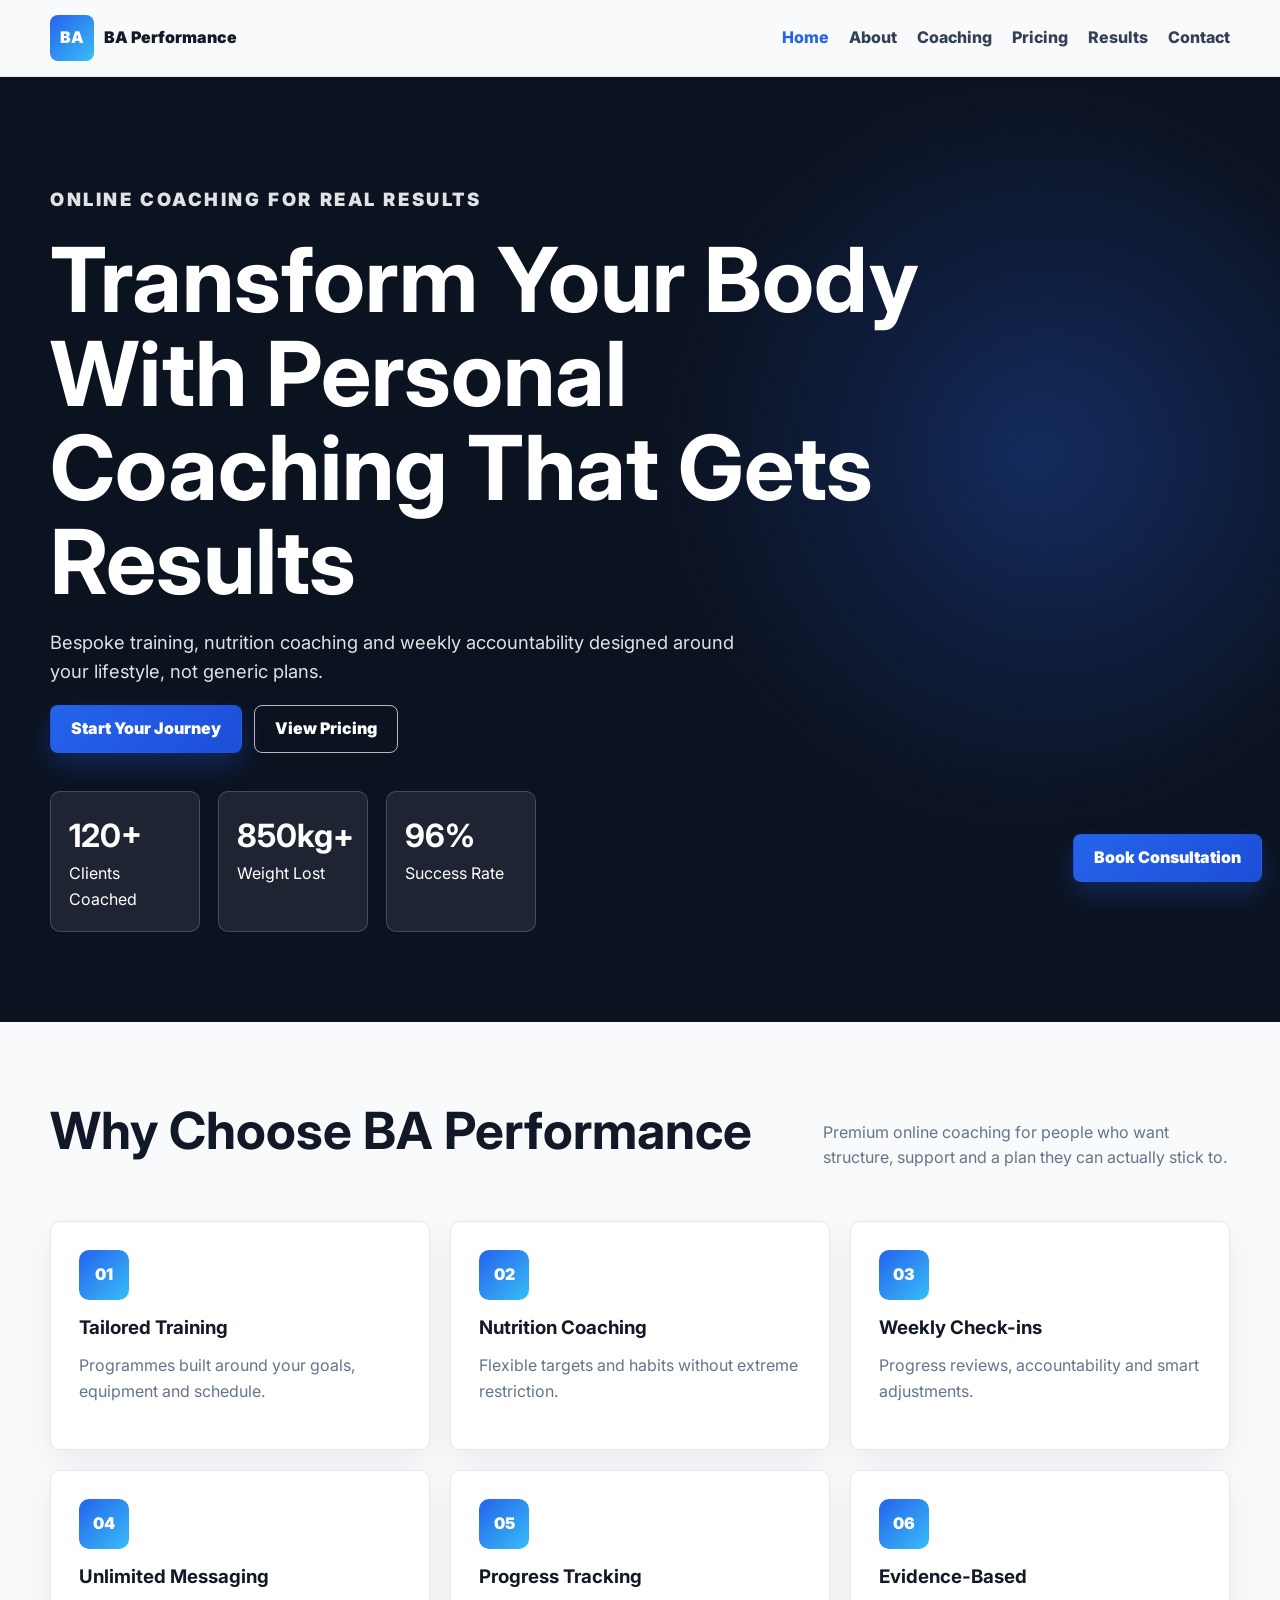
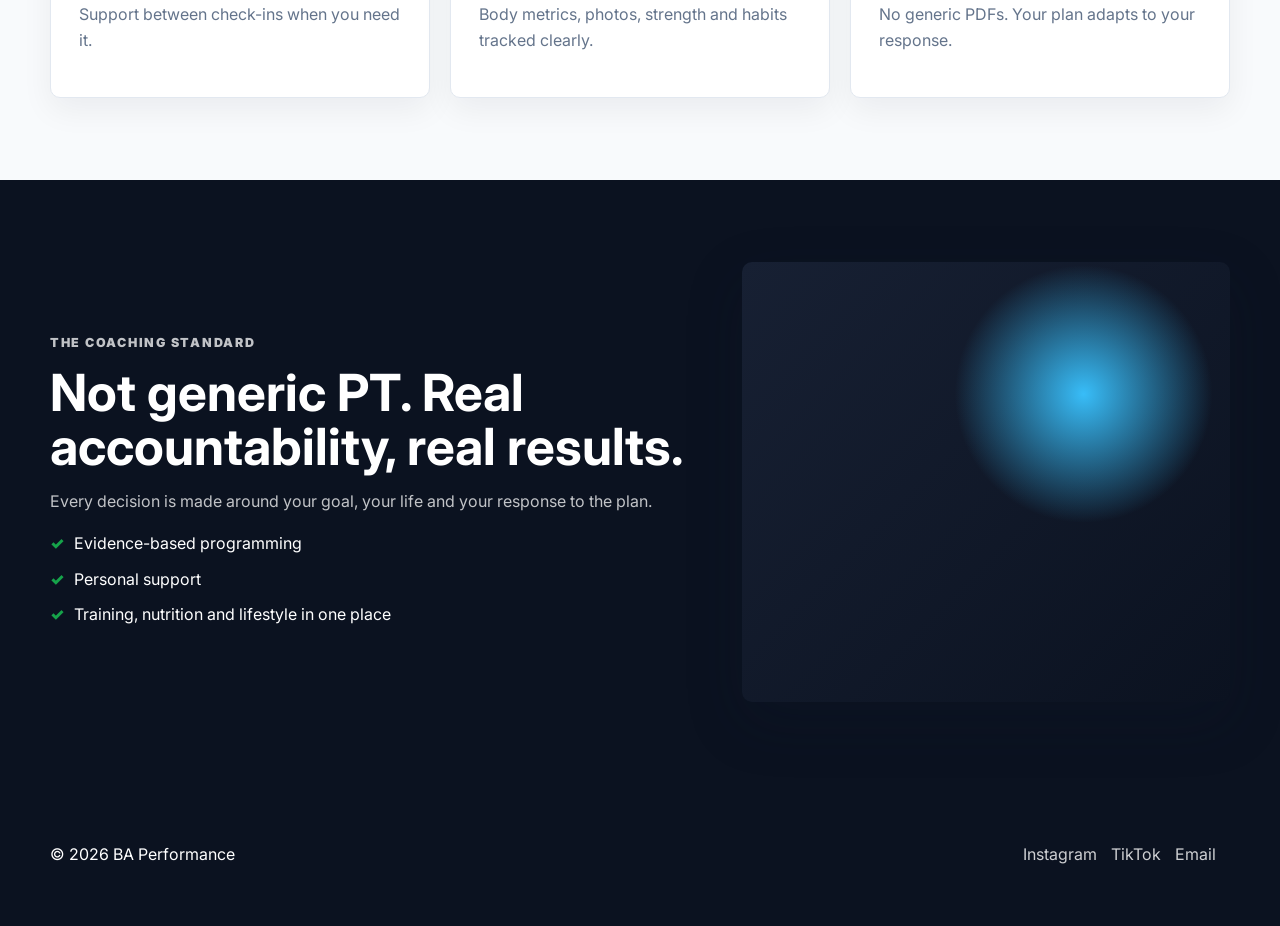
<file: BA Performance/index.html>
﻿<!DOCTYPE html>
<html lang="en-GB">
<head>
  <meta charset="UTF-8">
  <meta name="viewport" content="width=device-width,initial-scale=1">
  <title>BA Performance | Online Personal Training & Nutrition Coaching</title>
  <meta name="description" content="Transform your body with bespoke training, nutrition coaching and weekly accountability.">
  <link rel="preconnect" href="https://fonts.googleapis.com">
  <link href="https://fonts.googleapis.com/css2?family=Inter:wght@400;600;700;800;900&display=swap" rel="stylesheet">
  <link rel="stylesheet" href="assets/css/style.css">
</head>
<body>
<header class="header">
  <nav class="nav">
    <a class="logo" href="index.html"><span class="mark">BA</span>BA Performance</a>
    <button class="menu">Menu</button>
    <ul class="links">
      <li><a class="active" href="index.html">Home</a></li>
      <li><a href="about.html">About</a></li>
      <li><a href="coaching.html">Coaching</a></li>
      <li><a href="pricing.html">Pricing</a></li>
      <li><a href="results.html">Results</a></li>
      <li><a href="contact.html">Contact</a></li>
    </ul>
  </nav>
</header>

<main>
  <section class="hero">
    <div class="hero-inner">
      <p class="eyebrow">Online coaching for real results</p>
      <h1>Transform Your Body With Personal Coaching That Gets Results</h1>
      <p>Bespoke training, nutrition coaching and weekly accountability designed around your lifestyle, not generic plans.</p>
      <div class="actions">
        <a class="btn btn-primary" href="contact.html">Start Your Journey</a>
        <a class="btn btn-secondary" href="pricing.html">View Pricing</a>
      </div>
      <div class="stats">
        <div class="stat"><strong data-count="120" data-suffix="+">0</strong><span>Clients Coached</span></div>
        <div class="stat"><strong data-count="850" data-suffix="kg+">0</strong><span>Weight Lost</span></div>
        <div class="stat"><strong data-count="96" data-suffix="%">0</strong><span>Success Rate</span></div>
      </div>
    </div>
  </section>

  <section class="section">
    <div class="container">
      <div class="section-head">
        <h2>Why Choose BA Performance</h2>
        <p>Premium online coaching for people who want structure, support and a plan they can actually stick to.</p>
      </div>
      <div class="grid grid-3">
        <article class="card" data-reveal><div class="icon">01</div><h3>Tailored Training</h3><p>Programmes built around your goals, equipment and schedule.</p></article>
        <article class="card" data-reveal><div class="icon">02</div><h3>Nutrition Coaching</h3><p>Flexible targets and habits without extreme restriction.</p></article>
        <article class="card" data-reveal><div class="icon">03</div><h3>Weekly Check-ins</h3><p>Progress reviews, accountability and smart adjustments.</p></article>
        <article class="card" data-reveal><div class="icon">04</div><h3>Unlimited Messaging</h3><p>Support between check-ins when you need it.</p></article>
        <article class="card" data-reveal><div class="icon">05</div><h3>Progress Tracking</h3><p>Body metrics, photos, strength and habits tracked clearly.</p></article>
        <article class="card" data-reveal><div class="icon">06</div><h3>Evidence-Based</h3><p>No generic PDFs. Your plan adapts to your response.</p></article>
      </div>
    </div>
  </section>

  <section class="section dark">
    <div class="container split">
      <div>
        <p class="eyebrow">The coaching standard</p>
        <h2>Not generic PT. Real accountability, real results.</h2>
        <p class="lead">Every decision is made around your goal, your life and your response to the plan.</p>
        <ul class="ticks">
          <li>Evidence-based programming</li>
          <li>Personal support</li>
          <li>Training, nutrition and lifestyle in one place</li>
        </ul>
      </div>
      <div class="photo"></div>
    </div>
  </section>
</main>

<a class="btn btn-primary sticky" href="contact.html">Book Consultation</a>

<footer class="footer">
  <div class="footer-grid">
    <p>&copy; 2026 BA Performance</p>
    <p><a href="#">Instagram</a><a href="#">TikTok</a><a href="mailto:hello@baperformance.co.uk">Email</a></p>
  </div>
</footer>

<script src="assets/js/script.js"></script>
</body>
</html>
</file>
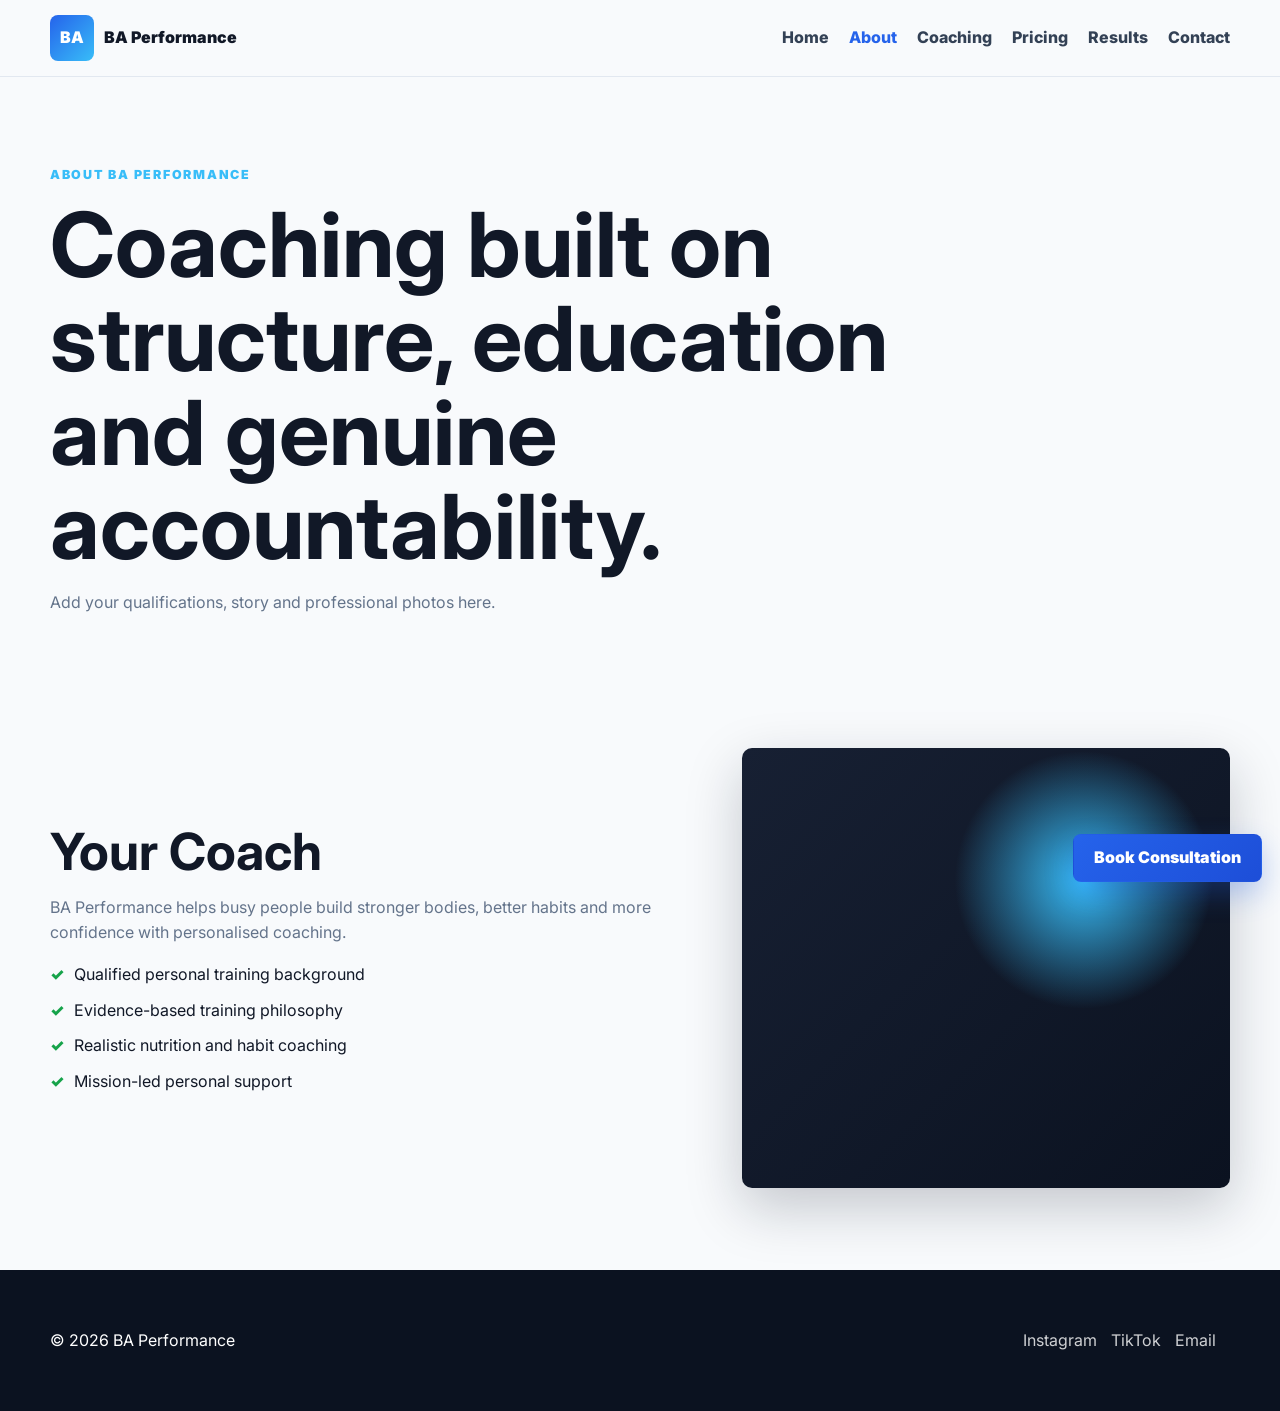
<file: BA Performance/about.html>
﻿<!DOCTYPE html>
<html lang="en-GB">
<head>
  <meta charset="UTF-8">
  <meta name="viewport" content="width=device-width,initial-scale=1">
  <title>About | BA Performance</title>
  <meta name="description" content="Learn about BA Performance online coaching and accountability.">
  <link rel="preconnect" href="https://fonts.googleapis.com">
  <link href="https://fonts.googleapis.com/css2?family=Inter:wght@400;600;700;800;900&display=swap" rel="stylesheet">
  <link rel="stylesheet" href="assets/css/style.css">
</head>
<body>
<header class="header">
  <nav class="nav">
    <a class="logo" href="index.html"><span class="mark">BA</span>BA Performance</a>
    <button class="menu">Menu</button>
    <ul class="links">
      <li><a href="index.html">Home</a></li>
      <li><a class="active" href="about.html">About</a></li>
      <li><a href="coaching.html">Coaching</a></li>
      <li><a href="pricing.html">Pricing</a></li>
      <li><a href="results.html">Results</a></li>
      <li><a href="contact.html">Contact</a></li>
    </ul>
  </nav>
</header>
<main>
  <section class="page-hero">
    <div class="container">
      <p class="eyebrow">About BA Performance</p>
      <h1>Coaching built on structure, education and genuine accountability.</h1>
      <p class="lead">Add your qualifications, story and professional photos here.</p>
    </div>
  </section>

  <section class="section">
    <div class="container split">
      <div>
        <h2>Your Coach</h2>
        <p class="lead">BA Performance helps busy people build stronger bodies, better habits and more confidence with personalised coaching.</p>
        <ul class="ticks">
          <li>Qualified personal training background</li>
          <li>Evidence-based training philosophy</li>
          <li>Realistic nutrition and habit coaching</li>
          <li>Mission-led personal support</li>
        </ul>
      </div>
      <div class="photo"></div>
    </div>
  </section>
</main>
<a class="btn btn-primary sticky" href="contact.html">Book Consultation</a>
<footer class="footer">
  <div class="footer-grid">
    <p>&copy; 2026 BA Performance</p>
    <p><a href="#">Instagram</a><a href="#">TikTok</a><a href="mailto:hello@baperformance.co.uk">Email</a></p>
  </div>
</footer>
<script src="assets/js/script.js"></script>
</body>
</html>
</file>
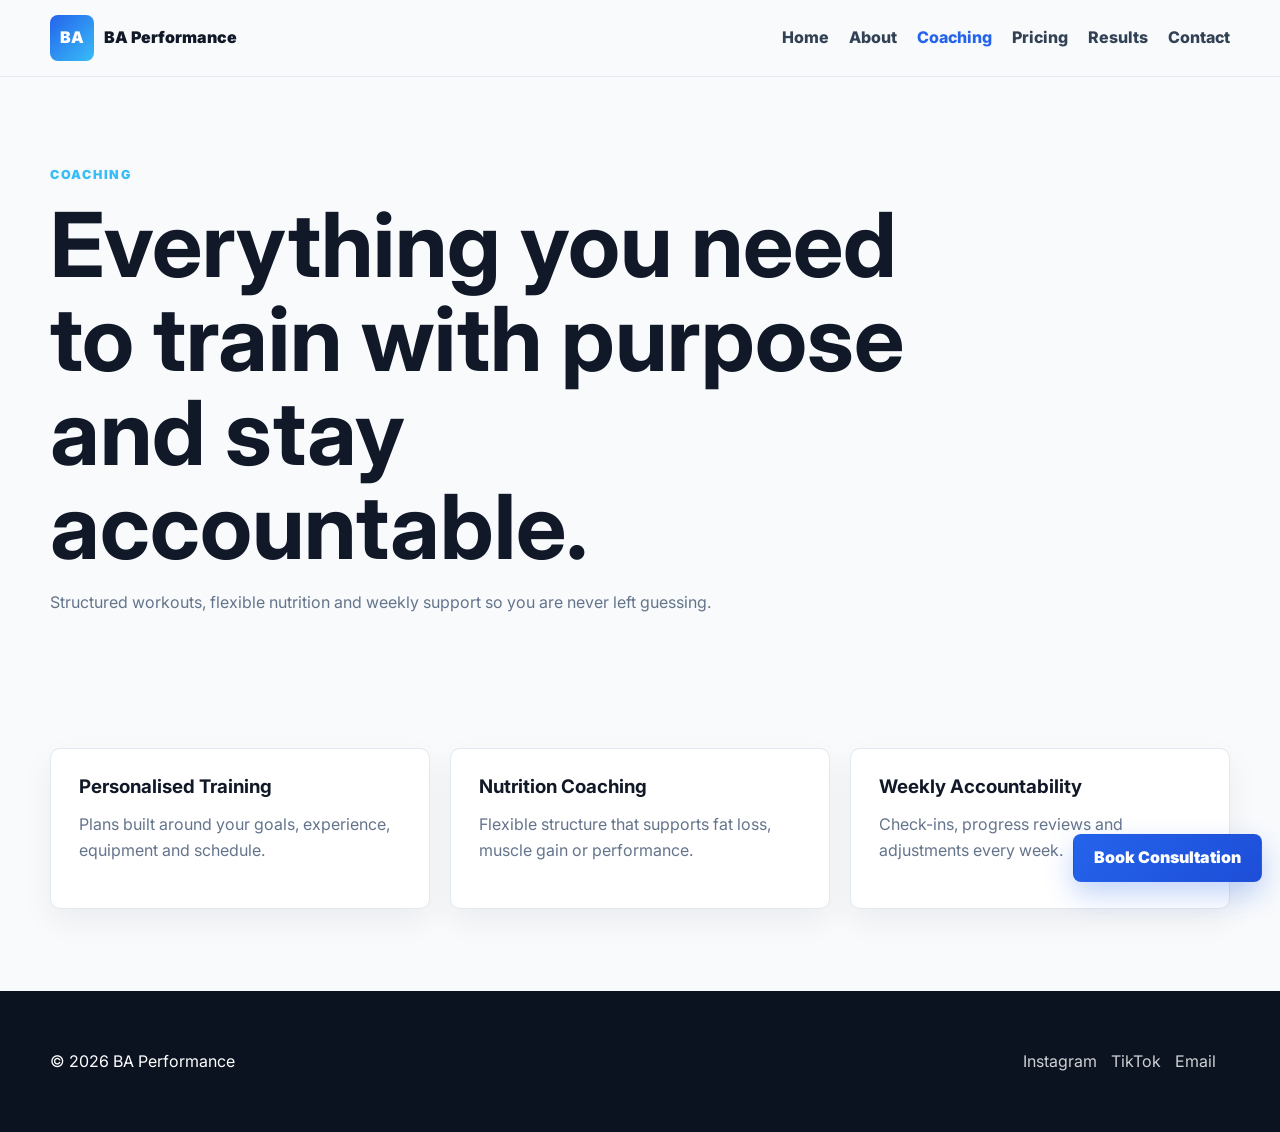
<file: BA Performance/coaching.html>
﻿<!DOCTYPE html>
<html lang="en-GB">
<head>
  <meta charset="UTF-8">
  <meta name="viewport" content="width=device-width,initial-scale=1">
  <title>Coaching | BA Performance</title>
  <meta name="description" content="Online personal training, nutrition coaching and weekly accountability.">
  <link rel="preconnect" href="https://fonts.googleapis.com">
  <link href="https://fonts.googleapis.com/css2?family=Inter:wght@400;600;700;800;900&display=swap" rel="stylesheet">
  <link rel="stylesheet" href="assets/css/style.css">
</head>
<body>
<header class="header">
  <nav class="nav">
    <a class="logo" href="index.html"><span class="mark">BA</span>BA Performance</a>
    <button class="menu">Menu</button>
    <ul class="links">
      <li><a href="index.html">Home</a></li>
      <li><a href="about.html">About</a></li>
      <li><a class="active" href="coaching.html">Coaching</a></li>
      <li><a href="pricing.html">Pricing</a></li>
      <li><a href="results.html">Results</a></li>
      <li><a href="contact.html">Contact</a></li>
    </ul>
  </nav>
</header>
<main>
  <section class="page-hero">
    <div class="container">
      <p class="eyebrow">Coaching</p>
      <h1>Everything you need to train with purpose and stay accountable.</h1>
      <p class="lead">Structured workouts, flexible nutrition and weekly support so you are never left guessing.</p>
    </div>
  </section>

  <section class="section">
    <div class="container grid grid-3">
      <article class="card"><h3>Personalised Training</h3><p>Plans built around your goals, experience, equipment and schedule.</p></article>
      <article class="card"><h3>Nutrition Coaching</h3><p>Flexible structure that supports fat loss, muscle gain or performance.</p></article>
      <article class="card"><h3>Weekly Accountability</h3><p>Check-ins, progress reviews and adjustments every week.</p></article>
    </div>
  </section>
</main>
<a class="btn btn-primary sticky" href="contact.html">Book Consultation</a>
<footer class="footer">
  <div class="footer-grid">
    <p>&copy; 2026 BA Performance</p>
    <p><a href="#">Instagram</a><a href="#">TikTok</a><a href="mailto:hello@baperformance.co.uk">Email</a></p>
  </div>
</footer>
<script src="assets/js/script.js"></script>
</body>
</html>
</file>
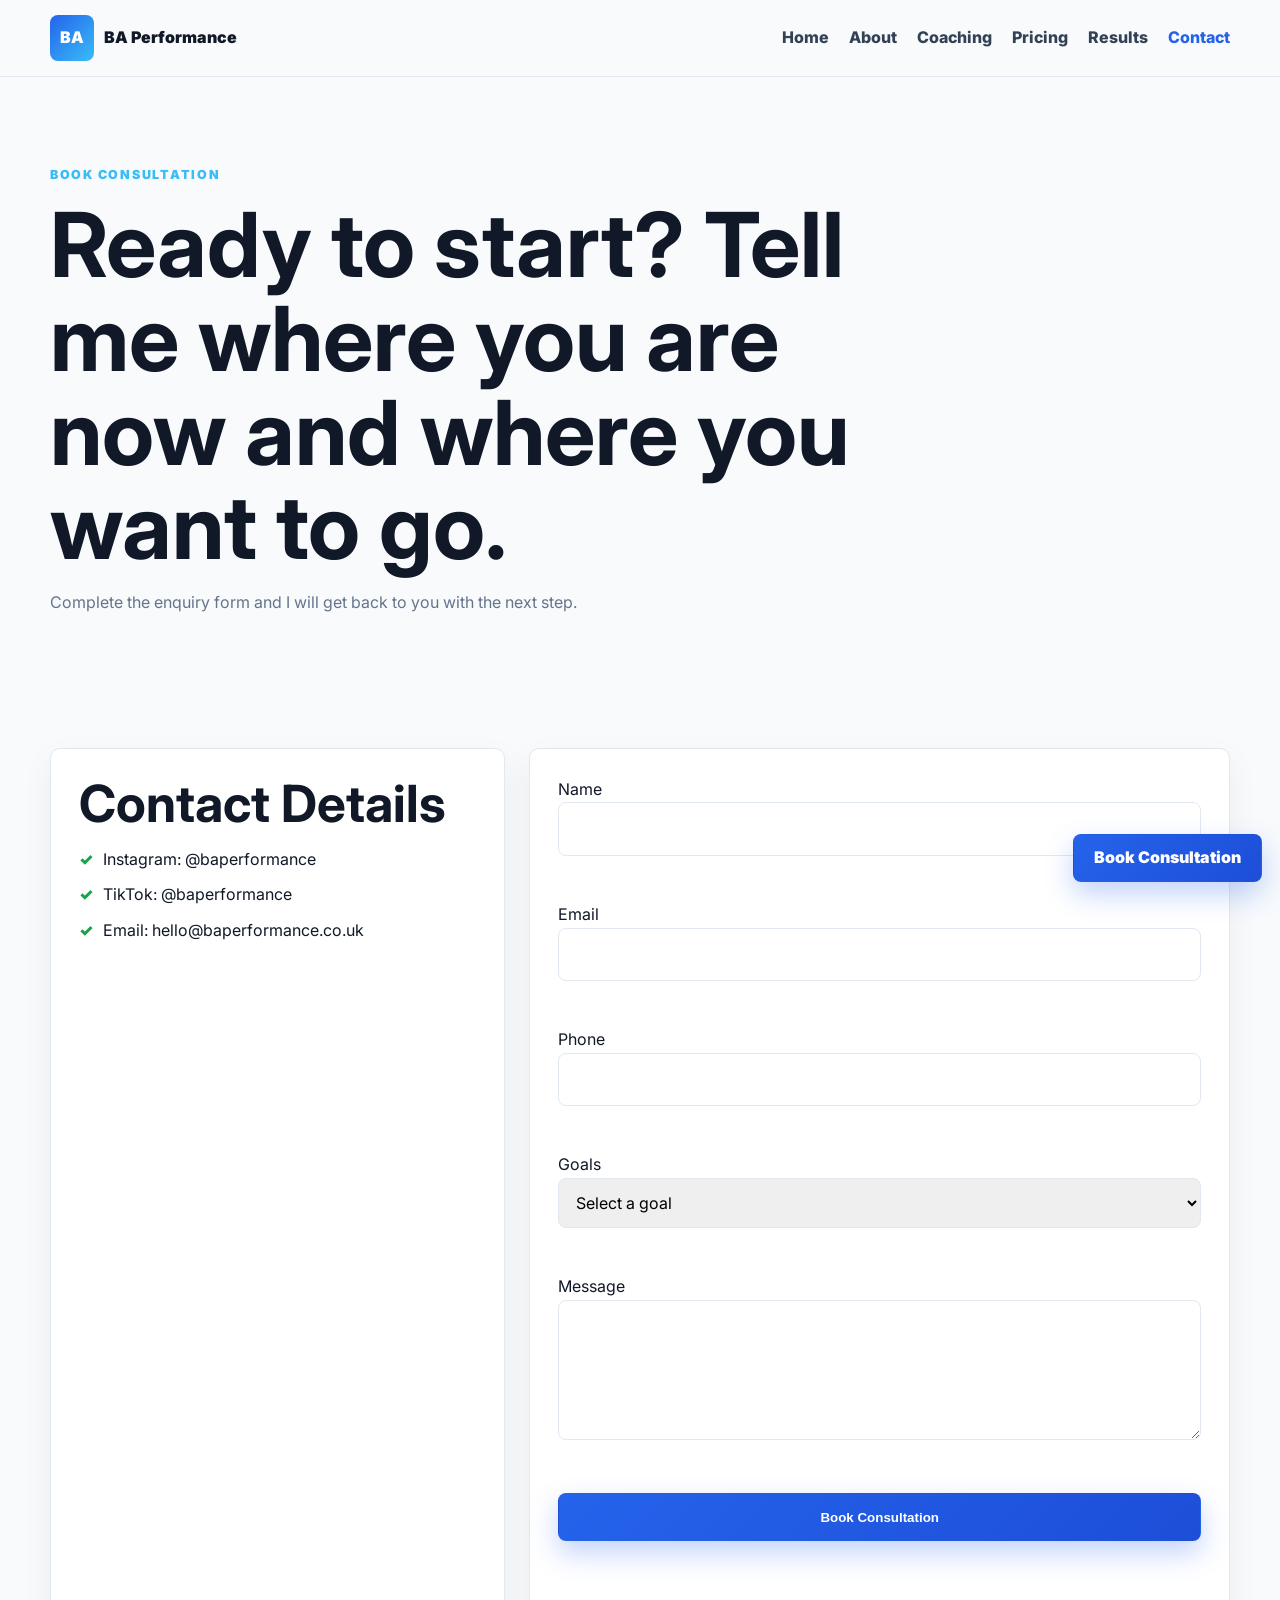
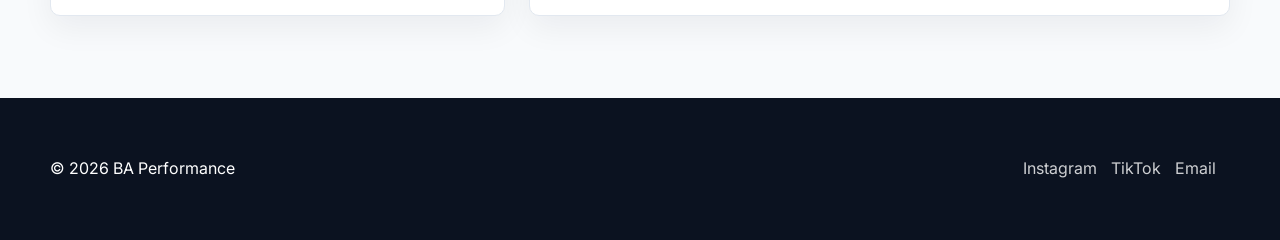
<file: BA Performance/contact.html>
﻿<!DOCTYPE html>
<html lang="en-GB">
<head>
  <meta charset="UTF-8">
  <meta name="viewport" content="width=device-width,initial-scale=1">
  <title>Contact | BA Performance</title>
  <meta name="description" content="Book a BA Performance consultation and send your enquiry.">
  <link rel="preconnect" href="https://fonts.googleapis.com">
  <link href="https://fonts.googleapis.com/css2?family=Inter:wght@400;600;700;800;900&display=swap" rel="stylesheet">
  <link rel="stylesheet" href="assets/css/style.css">
</head>
<body>
<header class="header">
  <nav class="nav">
    <a class="logo" href="index.html"><span class="mark">BA</span>BA Performance</a>
    <button class="menu">Menu</button>
    <ul class="links">
      <li><a href="index.html">Home</a></li>
      <li><a href="about.html">About</a></li>
      <li><a href="coaching.html">Coaching</a></li>
      <li><a href="pricing.html">Pricing</a></li>
      <li><a href="results.html">Results</a></li>
      <li><a class="active" href="contact.html">Contact</a></li>
    </ul>
  </nav>
</header>
<main>
  <section class="page-hero">
    <div class="container">
      <p class="eyebrow">Book Consultation</p>
      <h1>Ready to start? Tell me where you are now and where you want to go.</h1>
      <p class="lead">Complete the enquiry form and I will get back to you with the next step.</p>
    </div>
  </section>

  <section class="section">
    <div class="container contact">
      <aside class="contact-card">
        <h2>Contact Details</h2>
        <ul class="ticks">
          <li>Instagram: @baperformance</li>
          <li>TikTok: @baperformance</li>
          <li>Email: hello@baperformance.co.uk</li>
        </ul>
      </aside>

      <div class="contact-card">
        <form class="form" name="consultation" method="POST" data-netlify="true" netlify-honeypot="bot-field" data-form>
          <input type="hidden" name="form-name" value="consultation">
          <p class="hidden-field"><label>Do not fill this out<input name="bot-field"></label></p>
          <label>Name<input required name="name"></label><span class="error"></span>
          <label>Email<input required type="email" name="email"></label><span class="error"></span>
          <label>Phone<input required name="phone"></label><span class="error"></span>
          <label>Goals<select required name="goal"><option value="">Select a goal</option><option>Fat loss</option><option>Muscle gain</option><option>Strength</option><option>General fitness</option></select></label><span class="error"></span>
          <label>Message<textarea required name="message"></textarea></label><span class="error"></span>
          <button class="btn btn-primary" type="submit">Book Consultation</button>
          <p class="status"></p>
        </form>
      </div>
    </div>
  </section>
</main>
<a class="btn btn-primary sticky" href="contact.html">Book Consultation</a>
<footer class="footer">
  <div class="footer-grid">
    <p>&copy; 2026 BA Performance</p>
    <p><a href="#">Instagram</a><a href="#">TikTok</a><a href="mailto:hello@baperformance.co.uk">Email</a></p>
  </div>
</footer>
<script src="assets/js/script.js"></script>
</body>
</html>
</file>
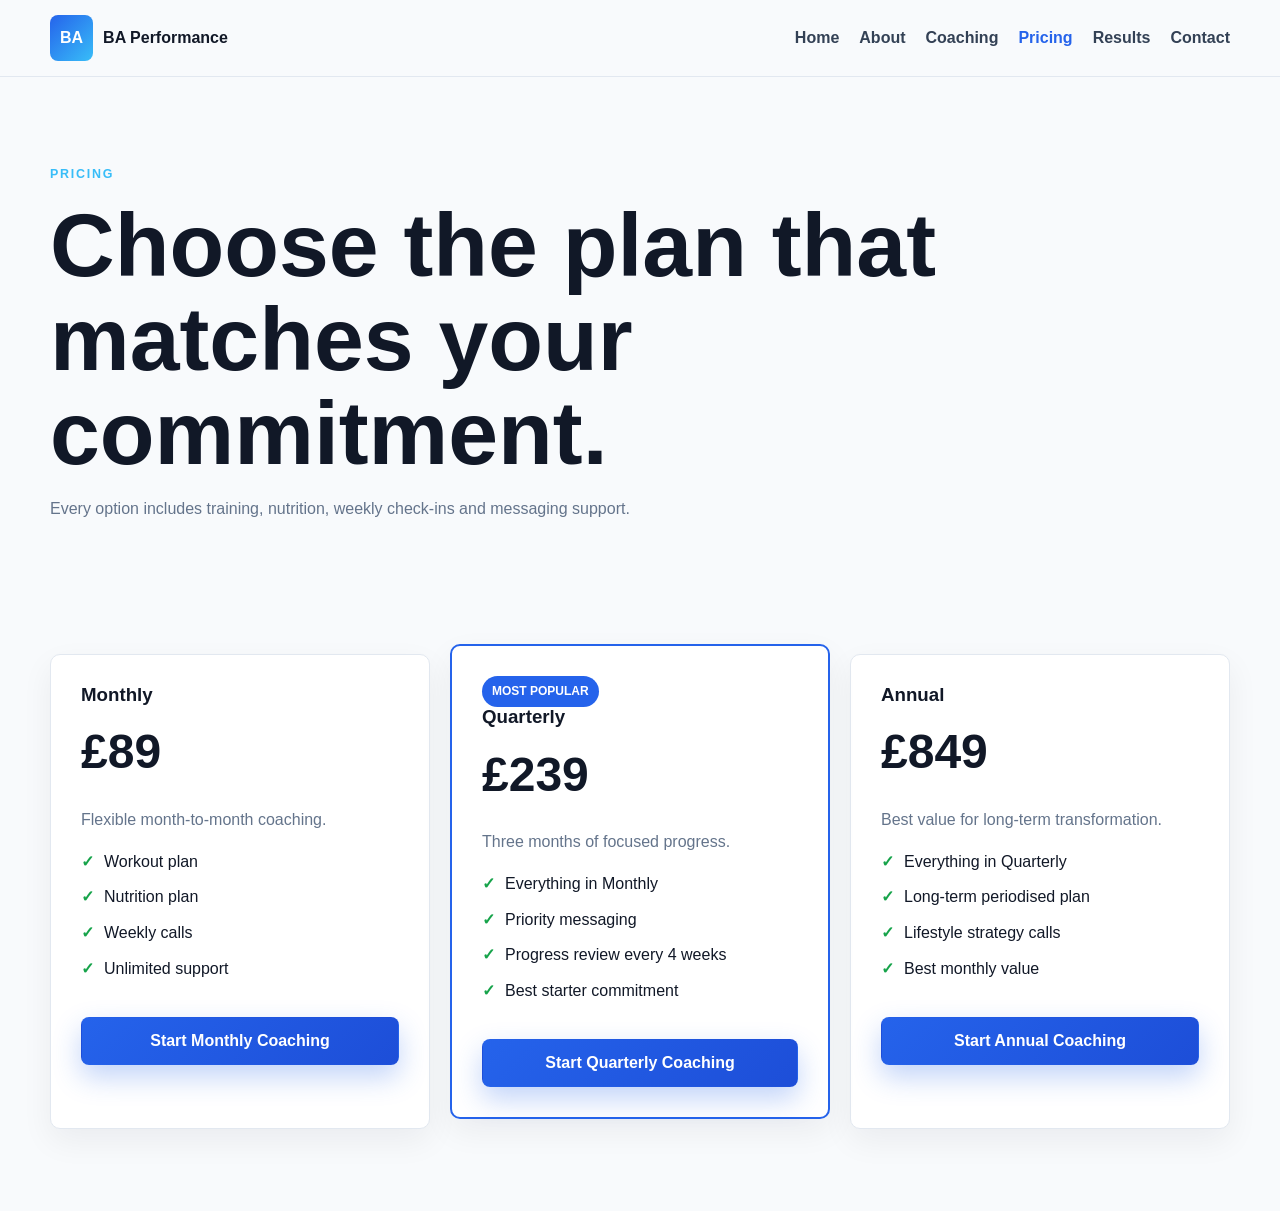
<file: BA Performance/pricing.html>
﻿<!DOCTYPE html>
<html lang="en-GB">
<head>
  <meta charset="UTF-8">
  <meta name="viewport" content="width=device-width,initial-scale=1">
  <title>Pricing | BA Performance</title>
  <meta name="description" content="BA Performance coaching packages with PayPal-ready pricing buttons.">
  <link rel="stylesheet" href="assets/css/style.css">
</head>
<body>
<header class="header">
  <nav class="nav">
    <a class="logo" href="index.html"><span class="mark">BA</span>BA Performance</a>
    <button class="menu">Menu</button>
    <ul class="links">
      <li><a href="index.html">Home</a></li><li><a href="about.html">About</a></li><li><a href="coaching.html">Coaching</a></li><li><a class="active" href="pricing.html">Pricing</a></li><li><a href="results.html">Results</a></li><li><a href="contact.html">Contact</a></li>
    </ul>
  </nav>
</header>

<main>
  <section class="page-hero">
    <div class="container">
      <p class="eyebrow">Pricing</p>
      <h1>Choose the plan that matches your commitment.</h1>
      <p class="lead">Every option includes training, nutrition, weekly check-ins and messaging support.</p>
    </div>
  </section>

  <section class="section">
    <div class="container price-grid">
      <article class="price-card">
        <h3>Monthly</h3>
        <div class="price">£89</div>
        <p>Flexible month-to-month coaching.</p>
        <ul class="ticks"><li>Workout plan</li><li>Nutrition plan</li><li>Weekly calls</li><li>Unlimited support</li></ul>
        <a class="btn btn-primary" href="YOUR_MONTHLY_LINK" target="_blank">Start Monthly Coaching</a>
      </article>

      <article class="price-card popular">
        <span class="badge">Most Popular</span>
        <h3>Quarterly</h3>
        <div class="price">£239</div>
        <p>Three months of focused progress.</p>
        <ul class="ticks"><li>Everything in Monthly</li><li>Priority messaging</li><li>Progress review every 4 weeks</li><li>Best starter commitment</li></ul>
        <a class="btn btn-primary" href="YOUR_QUARTERLY_LINK" target="_blank">Start Quarterly Coaching</a>
      </article>

      <article class="price-card">
        <h3>Annual</h3>
        <div class="price">£849</div>
        <p>Best value for long-term transformation.</p>
        <ul class="ticks"><li>Everything in Quarterly</li><li>Long-term periodised plan</li><li>Lifestyle strategy calls</li><li>Best monthly value</li></ul>
        <a class="btn btn-primary" href="YOUR_ANNUAL_LINK" target="_blank">Start Annual Coaching</a>
      </article>
    </div>
  </section>
</main>

<script src="assets/js/script.js"></script>
</body>
</html>
</file>
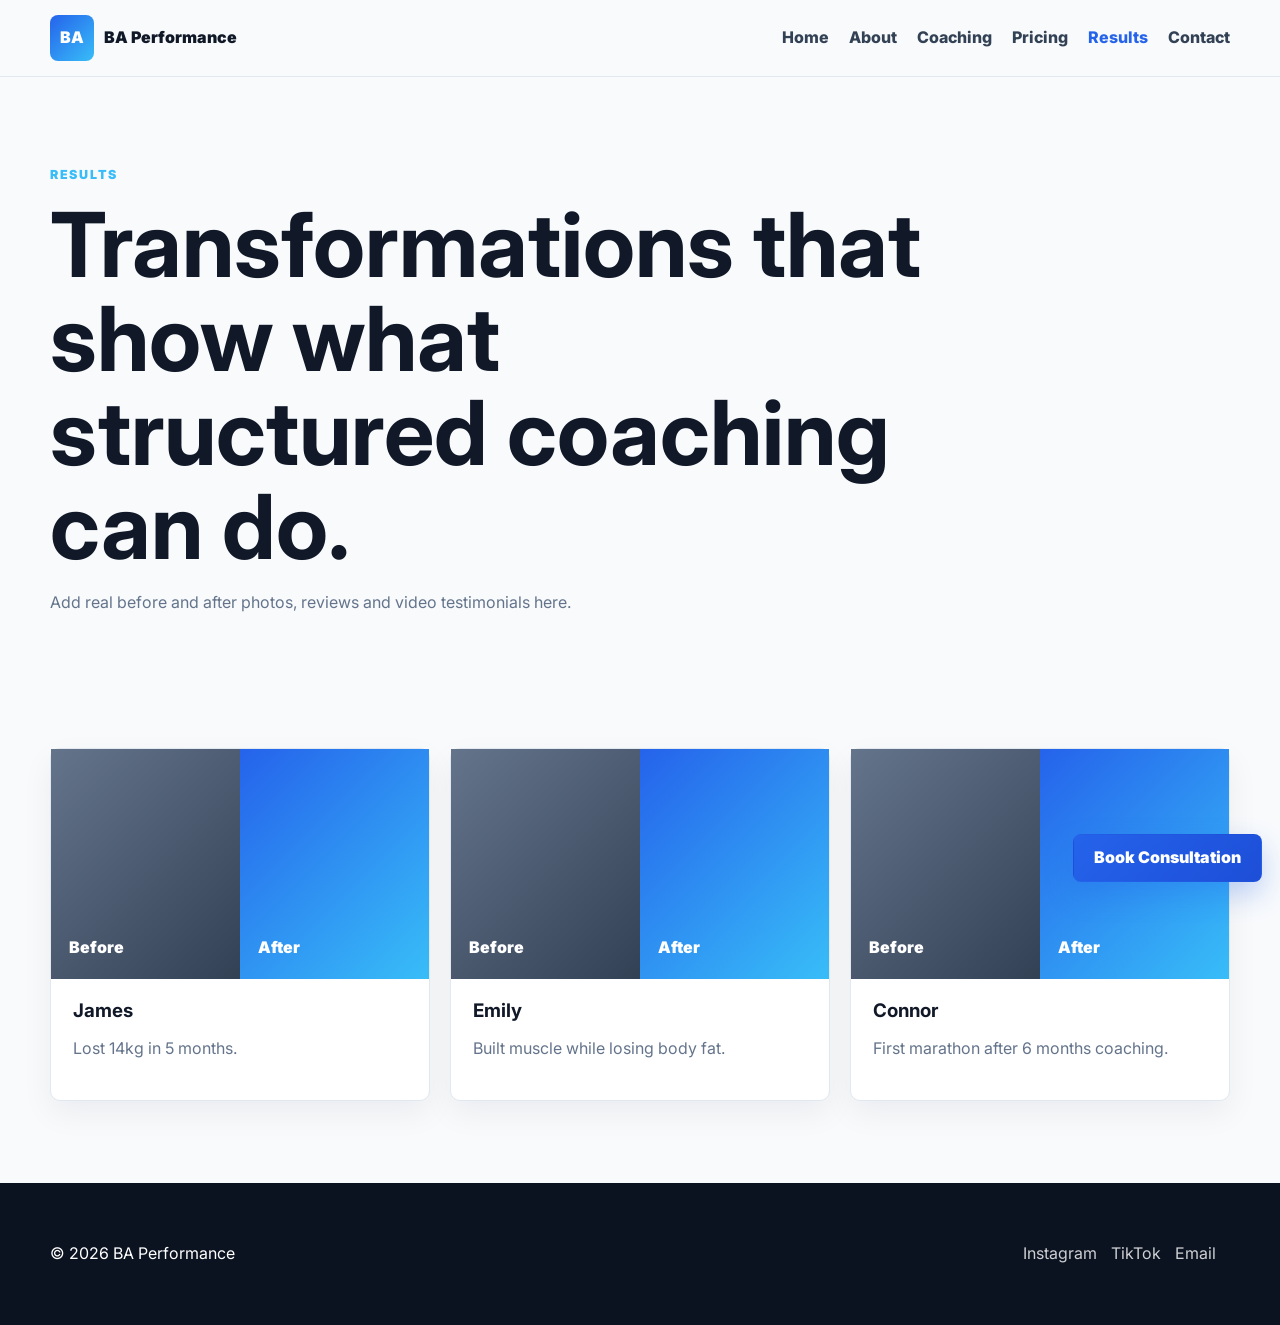
<file: BA Performance/results.html>
﻿<!DOCTYPE html>
<html lang="en-GB">
<head>
  <meta charset="UTF-8">
  <meta name="viewport" content="width=device-width,initial-scale=1">
  <title>Results | BA Performance</title>
  <meta name="description" content="BA Performance client transformations and coaching results.">
  <link rel="preconnect" href="https://fonts.googleapis.com">
  <link href="https://fonts.googleapis.com/css2?family=Inter:wght@400;600;700;800;900&display=swap" rel="stylesheet">
  <link rel="stylesheet" href="assets/css/style.css">
</head>
<body>
<header class="header">
  <nav class="nav">
    <a class="logo" href="index.html"><span class="mark">BA</span>BA Performance</a>
    <button class="menu">Menu</button>
    <ul class="links">
      <li><a href="index.html">Home</a></li>
      <li><a href="about.html">About</a></li>
      <li><a href="coaching.html">Coaching</a></li>
      <li><a href="pricing.html">Pricing</a></li>
      <li><a class="active" href="results.html">Results</a></li>
      <li><a href="contact.html">Contact</a></li>
    </ul>
  </nav>
</header>
<main>
  <section class="page-hero">
    <div class="container">
      <p class="eyebrow">Results</p>
      <h1>Transformations that show what structured coaching can do.</h1>
      <p class="lead">Add real before and after photos, reviews and video testimonials here.</p>
    </div>
  </section>

  <section class="section">
    <div class="container grid grid-3">
      <article class="result-card"><div class="comparison"><div class="before">Before</div><div class="after">After</div></div><div class="result-body"><h3>James</h3><p>Lost 14kg in 5 months.</p></div></article>
      <article class="result-card"><div class="comparison"><div class="before">Before</div><div class="after">After</div></div><div class="result-body"><h3>Emily</h3><p>Built muscle while losing body fat.</p></div></article>
      <article class="result-card"><div class="comparison"><div class="before">Before</div><div class="after">After</div></div><div class="result-body"><h3>Connor</h3><p>First marathon after 6 months coaching.</p></div></article>
    </div>
  </section>
</main>
<a class="btn btn-primary sticky" href="contact.html">Book Consultation</a>
<footer class="footer">
  <div class="footer-grid">
    <p>&copy; 2026 BA Performance</p>
    <p><a href="#">Instagram</a><a href="#">TikTok</a><a href="mailto:hello@baperformance.co.uk">Email</a></p>
  </div>
</footer>
<script src="assets/js/script.js"></script>
</body>
</html>
</file>
<file: BA Performance/assets/css/style.css>
﻿:root {
  --primary: #0B1220;
  --accent: #2563EB;
  --secondary: #38BDF8;
  --bg: #F8FAFC;
  --text: #111827;
  --muted: #64748B;
  --line: #E2E8F0;
  --success: #16A34A;
}

* { box-sizing: border-box; }

html { scroll-behavior: smooth; }

body {
  margin: 0;
  font-family: Inter, "Segoe UI", Arial, sans-serif;
  background: var(--bg);
  color: var(--text);
  line-height: 1.6;
}

a { color: inherit; }

.header {
  position: sticky;
  top: 0;
  z-index: 10;
  background: rgba(248,250,252,.94);
  border-bottom: 1px solid var(--line);
  backdrop-filter: blur(14px);
}

.nav {
  width: min(1180px, calc(100% - 32px));
  height: 76px;
  margin: auto;
  display: flex;
  align-items: center;
  justify-content: space-between;
}

.logo {
  font-weight: 900;
  text-decoration: none;
  display: flex;
  gap: 10px;
  align-items: center;
}

.mark {
  background: linear-gradient(135deg, var(--accent), var(--secondary));
  color: #fff;
  border-radius: 8px;
  padding: 10px;
}

.links {
  display: flex;
  gap: 20px;
  list-style: none;
}

.links a {
  text-decoration: none;
  font-weight: 800;
  color: #334155;
}

.links a.active,
.links a:hover { color: var(--accent); }

.menu { display: none; }

.hero {
  min-height: calc(100vh - 76px);
  display: grid;
  align-items: center;
  color: #fff;
  background:
    linear-gradient(90deg, rgba(11,18,32,.96), rgba(11,18,32,.64)),
    radial-gradient(circle at 80% 40%, #2563EB 0, transparent 32%),
    var(--primary);
}

.container,
.hero-inner {
  width: min(1180px, calc(100% - 32px));
  margin: auto;
}

.hero-inner { padding: 90px 0; }

.eyebrow {
  color: var(--secondary);
  font-weight: 900;
  text-transform: uppercase;
  letter-spacing: .14em;
  font-size: .78rem;
}

h1, h2, h3 { line-height: 1.05; margin: 0; }

h1 {
  font-size: clamp(2.5rem, 7vw, 5.6rem);
  max-width: 900px;
}

h2 { font-size: clamp(2rem, 4vw, 3.8rem); }

.lead,
.hero p,
.section-head p,
.card p,
.price-card p,
.result-card p {
  color: var(--muted);
}

.hero p {
  color: rgba(255,255,255,.88);
  max-width: 700px;
  font-size: 1.15rem;
}

.btn {
  display: inline-flex;
  align-items: center;
  justify-content: center;
  min-height: 48px;
  padding: 0 20px;
  border-radius: 8px;
  border: 1px solid transparent;
  text-decoration: none;
  font-weight: 900;
  cursor: pointer;
}

.btn-primary {
  background: linear-gradient(135deg, var(--accent), #1D4ED8);
  color: #fff;
  box-shadow: 0 12px 28px rgba(37,99,235,.28);
}

.btn-secondary {
  border-color: rgba(255,255,255,.7);
  color: #fff;
}

.btn-outline {
  background: #fff;
  border-color: var(--line);
  color: var(--primary);
}

.actions {
  display: flex;
  gap: 12px;
  flex-wrap: wrap;
}

.stats {
  display: grid;
  grid-template-columns: repeat(3, 150px);
  gap: 18px;
  margin-top: 38px;
}

.stat {
  padding: 18px;
  border: 1px solid rgba(255,255,255,.18);
  border-radius: 10px;
  background: rgba(255,255,255,.08);
}

.stat strong {
  display: block;
  font-size: 2rem;
}

.section { padding: 82px 0; }

.section-head {
  display: grid;
  grid-template-columns: 1fr .55fr;
  gap: 32px;
  margin-bottom: 34px;
}

.grid {
  display: grid;
  gap: 20px;
}

.grid-3 { grid-template-columns: repeat(3, 1fr); }

.card,
.price-card,
.result-card,
.testimonial,
.faq,
.contact-card {
  background: #fff;
  border: 1px solid var(--line);
  border-radius: 10px;
  box-shadow: 0 12px 32px rgba(15,23,42,.06);
}

.card,
.testimonial,
.contact-card { padding: 28px; }

.icon {
  width: 50px;
  height: 50px;
  border-radius: 10px;
  background: linear-gradient(135deg, var(--accent), var(--secondary));
  display: grid;
  place-items: center;
  color: #fff;
  margin-bottom: 18px;
  font-weight: 900;
}

.dark {
  background: var(--primary);
  color: #fff;
}

.dark .lead,
.dark p { color: rgba(255,255,255,.75); }

.dark .card {
  background: rgba(255,255,255,.08);
  border-color: rgba(255,255,255,.15);
}

.split {
  display: grid;
  grid-template-columns: 1fr .75fr;
  gap: 42px;
  align-items: center;
}

.photo {
  min-height: 440px;
  border-radius: 10px;
  background:
    radial-gradient(circle at 70% 30%, var(--secondary), transparent 28%),
    linear-gradient(135deg, #172033, var(--primary));
  box-shadow: 0 20px 55px rgba(15,23,42,.22);
}

.ticks {
  list-style: none;
  padding: 0;
  display: grid;
  gap: 10px;
}

.ticks li::before {
  content: "\2713";
  color: var(--success);
  font-weight: 900;
  margin-right: 10px;
}

.price-grid {
  display: grid;
  grid-template-columns: repeat(3, 1fr);
  gap: 20px;
}

.price-card { padding: 30px; }

.popular {
  border: 2px solid var(--accent);
  transform: translateY(-10px);
}

.badge {
  display: inline-flex;
  background: var(--accent);
  color: #fff;
  padding: 6px 10px;
  border-radius: 999px;
  font-weight: 900;
  text-transform: uppercase;
  font-size: .75rem;
}

.price {
  font-size: 3rem;
  font-weight: 900;
  margin: 10px 0;
}

.price-card .btn {
  width: 100%;
  margin-top: 20px;
}

.comparison {
  display: grid;
  grid-template-columns: 1fr 1fr;
  min-height: 230px;
}

.before,
.after {
  display: flex;
  align-items: flex-end;
  color: #fff;
  font-weight: 900;
  padding: 18px;
}

.before {
  background: linear-gradient(135deg, #64748B, #334155);
}

.after {
  background: linear-gradient(135deg, #2563EB, #38BDF8);
}

.result-body { padding: 22px; }

.carousel { overflow: hidden; }

.track {
  display: flex;
  transition: .35s;
}

.track .testimonial { min-width: 100%; }

.controls {
  display: flex;
  gap: 10px;
  justify-content: flex-end;
  margin-top: 12px;
}

.icon-btn {
  width: 42px;
  height: 42px;
  border: 1px solid var(--line);
  border-radius: 8px;
  background: #fff;
}

.page-hero { padding: 76px 0 34px; }

.faq { margin-bottom: 12px; }

.faq button {
  width: 100%;
  padding: 20px;
  border: 0;
  background: transparent;
  text-align: left;
  font: inherit;
  font-weight: 900;
  display: flex;
  justify-content: space-between;
  cursor: pointer;
}

.answer {
  display: none;
  padding: 0 20px 20px;
  color: var(--muted);
}

.faq.open .answer { display: block; }

.contact {
  display: grid;
  grid-template-columns: .65fr 1fr;
  gap: 24px;
}

.form {
  display: grid;
  gap: 14px;
}

.hidden-field {
  display: none;
}

input,
select,
textarea {
  width: 100%;
  padding: 13px;
  border: 1px solid var(--line);
  border-radius: 8px;
  font: inherit;
}

textarea {
  min-height: 140px;
  resize: vertical;
}

.error {
  color: #dc2626;
  min-height: 18px;
  font-size: .86rem;
}

.status {
  color: var(--success);
  font-weight: 800;
}

.sticky {
  position: fixed;
  right: 18px;
  bottom: 18px;
  z-index: 12;
}

.footer {
  background: var(--primary);
  color: #fff;
  padding: 42px 0;
}

.footer-grid {
  width: min(1180px, calc(100% - 32px));
  margin: auto;
  display: grid;
  grid-template-columns: 1fr auto;
  gap: 20px;
}

.footer a {
  color: rgba(255,255,255,.8);
  text-decoration: none;
  margin-right: 14px;
}

[data-reveal] {
  opacity: 0;
  transform: translateY(18px);
  transition: .55s;
}

[data-reveal].visible {
  opacity: 1;
  transform: none;
}

@media (max-width: 900px) {
  .menu { display: block; }

  .links {
    display: none;
    position: absolute;
    top: 76px;
    left: 16px;
    right: 16px;
    background: #fff;
    padding: 18px;
    border: 1px solid var(--line);
    border-radius: 10px;
    flex-direction: column;
  }

  .links.open { display: flex; }

  .section-head,
  .split,
  .contact,
  .footer-grid {
    grid-template-columns: 1fr;
  }

  .grid-3,
  .price-grid,
  .stats {
    grid-template-columns: 1fr;
  }

  .popular { transform: none; }

  .sticky {
    left: 16px;
    right: 16px;
  }
}
</file>
